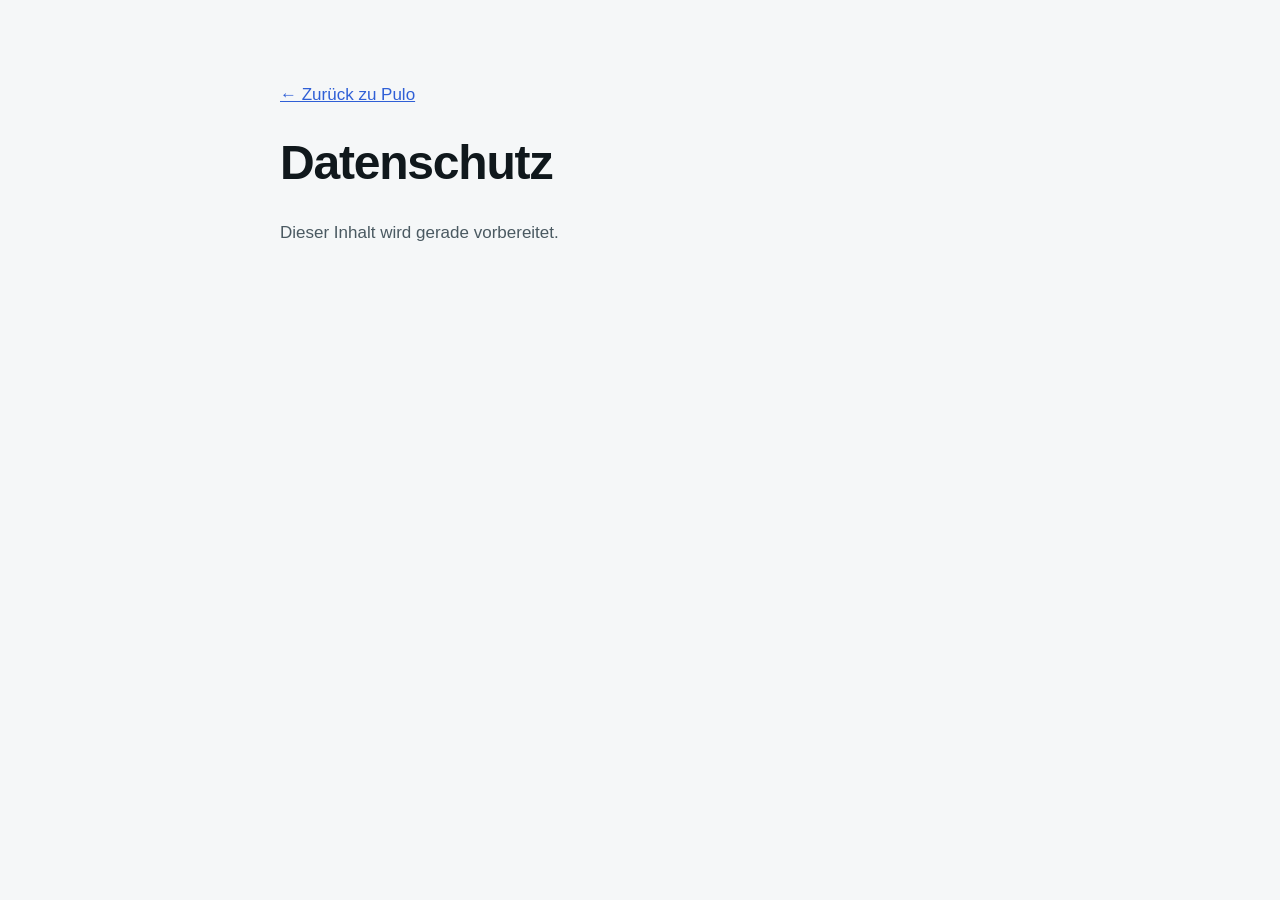
<file: site/datenschutz.html>
<!doctype html>
<html lang="de">
<head>
  <meta charset="utf-8">
  <meta name="viewport" content="width=device-width, initial-scale=1">
  <title>Datenschutz – Pulo</title>
  <meta name="robots" content="noindex">
  <meta name="color-scheme" content="light dark">
  <link rel="icon" href="/favicon.svg" type="image/svg+xml">
  <link rel="icon" href="/favicon-96.png" sizes="96x96" type="image/png">
  <script>try{var m=localStorage.getItem("pulo-theme");if(m==="light"||m==="dark")document.documentElement.dataset.theme=m}catch(e){}</script>
  <style>
    :root { --bg:#f5f7f8; --text:#10181c; --text-2:#4a5961; --accent:#2f5fd6; }
    :root[data-theme="dark"] { color-scheme:dark; --bg:#0b1114; --text:#eef3f4; --text-2:#a3b1b7; --accent:#8fb0ff; }
    @media (prefers-color-scheme: dark) { :root:not([data-theme="light"]) { color-scheme:dark; --bg:#0b1114; --text:#eef3f4; --text-2:#a3b1b7; --accent:#8fb0ff; } }
    body { margin:0; background:var(--bg); color:var(--text); font:17px/1.6 -apple-system, BlinkMacSystemFont, "SF Pro Text", "Helvetica Neue", "Segoe UI", Roboto, Arial, sans-serif; -webkit-font-smoothing:antialiased; }
    main { width:min(720px, 100% - 2.5rem); margin:0 auto; padding:4rem 0; }
    h1 { font-size:clamp(2rem, 5vw, 3rem); letter-spacing:-.025em; margin:0 0 1rem; }
    p { color:var(--text-2); }
    a { color:var(--accent); }
    :focus-visible { outline:3px solid var(--accent); outline-offset:3px; border-radius:6px; }
  </style>
</head>
<body>
  <main>
    <p><a href="./">← Zurück zu Pulo</a></p>
    <h1>Datenschutz</h1>
    <!-- BORAN: Rechtstext für „Datenschutz“ hier einfügen -->
    <p>Dieser Inhalt wird gerade vorbereitet.</p>
  </main>
</body>
</html>
</file>
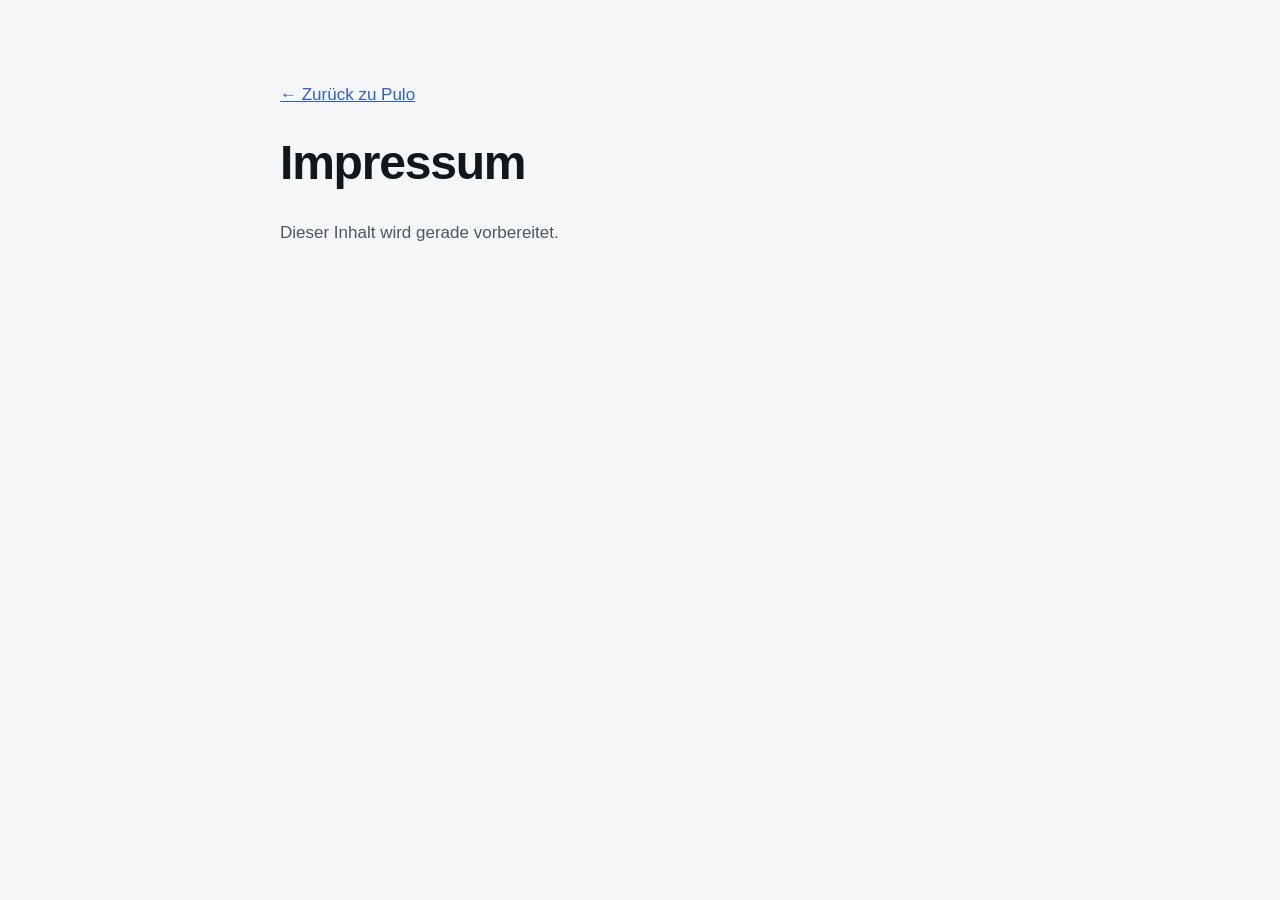
<file: site/impressum.html>
<!doctype html>
<html lang="de">
<head>
  <meta charset="utf-8">
  <meta name="viewport" content="width=device-width, initial-scale=1">
  <title>Impressum – Pulo</title>
  <meta name="robots" content="noindex">
  <meta name="color-scheme" content="light dark">
  <link rel="icon" href="/favicon.svg" type="image/svg+xml">
  <link rel="icon" href="/favicon-96.png" sizes="96x96" type="image/png">
  <script>try{var m=localStorage.getItem("pulo-theme");if(m==="light"||m==="dark")document.documentElement.dataset.theme=m}catch(e){}</script>
  <style>
    :root { --bg:#f5f7f8; --text:#10181c; --text-2:#4a5961; --accent:#2f5fd6; }
    :root[data-theme="dark"] { color-scheme:dark; --bg:#0b1114; --text:#eef3f4; --text-2:#a3b1b7; --accent:#8fb0ff; }
    @media (prefers-color-scheme: dark) { :root:not([data-theme="light"]) { color-scheme:dark; --bg:#0b1114; --text:#eef3f4; --text-2:#a3b1b7; --accent:#8fb0ff; } }
    body { margin:0; background:var(--bg); color:var(--text); font:17px/1.6 -apple-system, BlinkMacSystemFont, "SF Pro Text", "Helvetica Neue", "Segoe UI", Roboto, Arial, sans-serif; -webkit-font-smoothing:antialiased; }
    main { width:min(720px, 100% - 2.5rem); margin:0 auto; padding:4rem 0; }
    h1 { font-size:clamp(2rem, 5vw, 3rem); letter-spacing:-.025em; margin:0 0 1rem; }
    p { color:var(--text-2); }
    a { color:var(--accent); }
    :focus-visible { outline:3px solid var(--accent); outline-offset:3px; border-radius:6px; }
  </style>
</head>
<body>
  <main>
    <p><a href="./">← Zurück zu Pulo</a></p>
    <h1>Impressum</h1>
    <!-- BORAN: Rechtstext für „Impressum“ hier einfügen -->
    <p>Dieser Inhalt wird gerade vorbereitet.</p>
  </main>
</body>
</html>
</file>
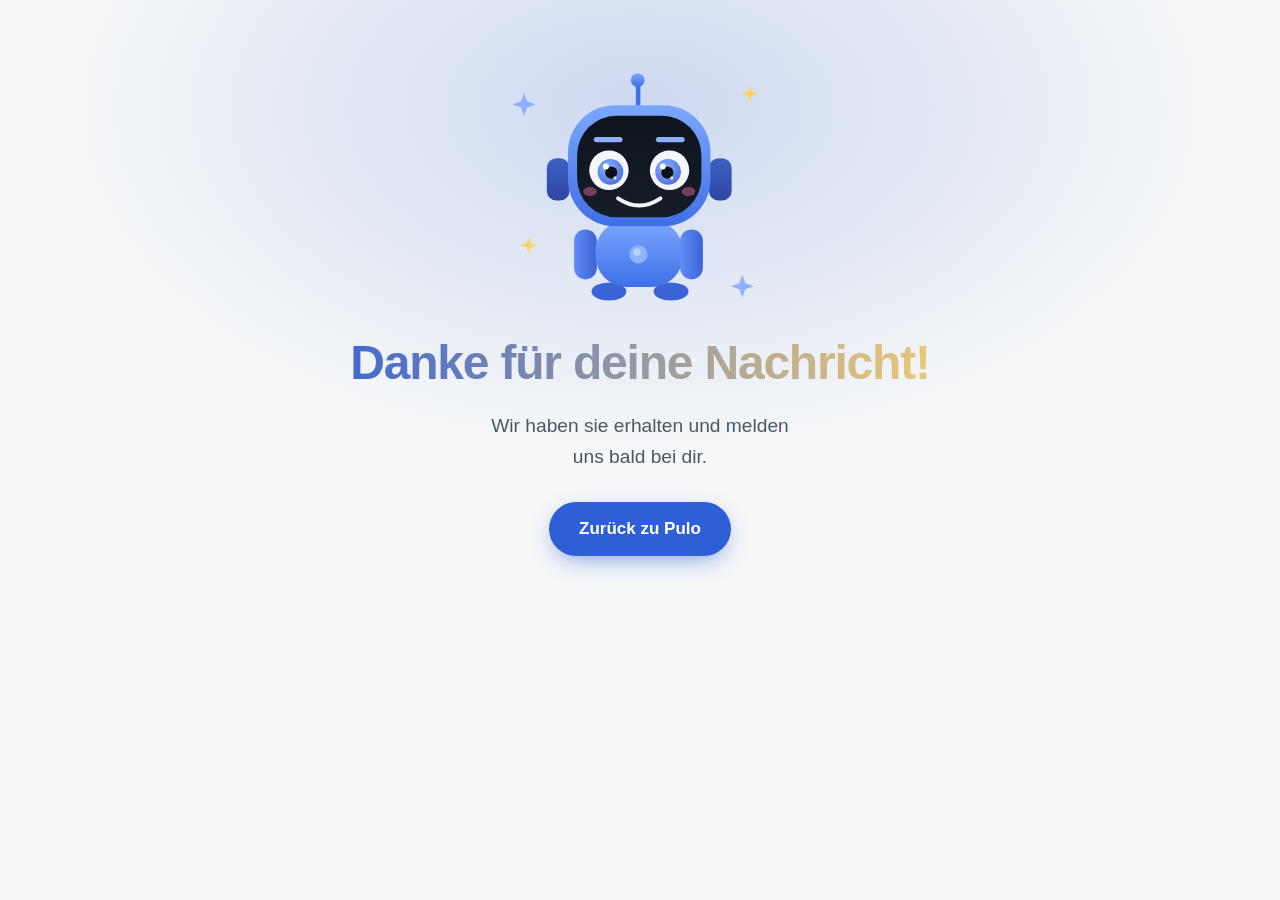
<file: site/kontakt-danke.html>
<!doctype html>
<html lang="de">
<head>
  <meta charset="utf-8">
  <meta name="viewport" content="width=device-width, initial-scale=1">
  <title>Danke – Pulo</title>
  <meta name="robots" content="noindex">
  <meta name="color-scheme" content="light dark">
  <link rel="icon" href="/favicon.svg" type="image/svg+xml">
  <link rel="icon" href="/favicon-96.png" sizes="96x96" type="image/png">
  <script>try{var m=localStorage.getItem("pulo-theme");if(m==="light"||m==="dark")document.documentElement.dataset.theme=m}catch(e){}</script>
  <style>
    :root { --bg:#f5f7f8; --bg-elev:#fff; --text:#10181c; --text-2:#4a5961; --accent:#2f5fd6; --accent-ink:#fff; --line:rgba(16,24,28,.14); }
    :root[data-theme="dark"] { color-scheme:dark; --bg:#0b1114; --bg-elev:#131b1f; --text:#eef3f4; --text-2:#a3b1b7; --accent:#8fb0ff; --accent-ink:#0a1633; --line:rgba(255,255,255,.14); }
    @media (prefers-color-scheme: dark) { :root:not([data-theme="light"]) { color-scheme:dark; --bg:#0b1114; --bg-elev:#131b1f; --text:#eef3f4; --text-2:#a3b1b7; --accent:#8fb0ff; --accent-ink:#0a1633; --line:rgba(255,255,255,.14); } }
    body { margin:0; background:var(--bg); color:var(--text); font:17px/1.6 -apple-system, BlinkMacSystemFont, "SF Pro Text", "Helvetica Neue", "Segoe UI", Roboto, Arial, sans-serif; -webkit-font-smoothing:antialiased; }
    main { width:min(720px, 100% - 2.5rem); margin:0 auto; padding:4rem 0; }
    h1 { font-size:clamp(2rem, 5vw, 3rem); letter-spacing:-.025em; margin:0 0 1rem; }
    p { color:var(--text-2); }
    a { color:var(--accent); }
    :focus-visible { outline:3px solid var(--accent); outline-offset:3px; border-radius:6px; }
    form { display:grid; gap:1.1rem; margin-top:2rem; }
    label { display:block; margin-bottom:.35rem; font-weight:600; font-size:.95rem; color:var(--text); }
    input, select, textarea { width:100%; box-sizing:border-box; min-height:48px; padding:.7rem 1rem; border-radius:14px; border:1px solid var(--line); background:var(--bg-elev); color:var(--text); font:inherit; }
    textarea { min-height:150px; resize:vertical; }
    .hp { position:absolute; left:-9999px; }
    .note { margin:0; font-size:.88rem; }
    button { justify-self:start; min-height:48px; padding:.7rem 1.6rem; border:0; border-radius:999px; background:var(--accent); color:var(--accent-ink); font:inherit; font-weight:600; cursor:pointer; }
    button:hover { filter:brightness(1.08); }

    body { background:radial-gradient(60rem 36rem at 50% 12%, color-mix(in srgb, var(--accent) 20%, transparent), transparent 60%), var(--bg); min-height:100vh; }
    main { text-align:center; padding:2.5rem 0 4rem; }
    .buddy { width:min(250px, 62vw); height:auto; overflow:visible; animation:bob 3.4s ease-in-out infinite; }
    .arm { transform-origin:213px 250px; animation:wave 1.1s ease-in-out infinite; }
    .eyes { transform-origin:144px 162px; animation:blink 5s infinite; }
    .sp { transform-box:fill-box; transform-origin:center; animation:tw 2.4s ease-in-out infinite; }
    h1 { background:linear-gradient(90deg, var(--accent), #ffd36e); -webkit-background-clip:text; background-clip:text; color:transparent; margin:.4rem 0 .6rem; }
    .lead { font-size:1.2rem; margin:0 auto; max-width:30ch; }
    .btn { display:inline-block; margin-top:1.8rem; padding:.85rem 1.9rem; border-radius:999px; background:var(--accent); color:var(--accent-ink); font-weight:700; text-decoration:none; box-shadow:0 8px 24px -8px color-mix(in srgb, var(--accent) 70%, transparent); transition:transform .2s; }
    .btn:hover { transform:translateY(-2px); }
    @keyframes wave { 0%,100% { transform:rotate(-95deg); } 50% { transform:rotate(-140deg); } }
    @keyframes bob { 0%,100% { transform:translateY(0); } 50% { transform:translateY(-8px); } }
    @keyframes blink { 0%,92%,100% { transform:scaleY(1); } 95% { transform:scaleY(.08); } }
    @keyframes tw { 0%,100% { opacity:.25; transform:scale(.7); } 50% { opacity:1; transform:scale(1.1); } }
    @media (prefers-reduced-motion: reduce) { .buddy, .arm, .eyes, .sp { animation:none; } .sp { opacity:1; } .arm { transform:rotate(-115deg); } }
  </style>
</head>
<body>
  <main>
    <svg class="buddy" viewBox="-20 -10 330 357" role="img" aria-label="Pulo winkt dir zu">
      <defs>
        <linearGradient id="b1" x1="0" y1="0" x2="0" y2="1"><stop offset="0" stop-color="#7aa8ff"/><stop offset="1" stop-color="#3f6fe6"/></linearGradient>
        <linearGradient id="b2" x1="0" y1="0" x2="1" y2="0"><stop offset="0" stop-color="#5f8df5"/><stop offset="1" stop-color="#3a63d6"/></linearGradient>
        <linearGradient id="b3" x1="0" y1="0" x2="0" y2="1"><stop offset="0" stop-color="#3d5fc4"/><stop offset="1" stop-color="#2c479f"/></linearGradient>
        <linearGradient id="b4" x1="0" y1="0" x2="0" y2="1"><stop offset="0" stop-color="#0e141c"/><stop offset="1" stop-color="#171d28"/></linearGradient>
        <radialGradient id="b5" cx=".4" cy=".35" r=".8"><stop offset="0" stop-color="#8fb0ff"/><stop offset="1" stop-color="#3f68d8"/></radialGradient>
      </defs>
      <g class="sp" style="animation-delay:0s"><path d="M-8 60l4 11 11 4-11 4-4 11-4-11-11-4 11-4z" fill="#8fb0ff"/></g>
      <g class="sp" style="animation-delay:.8s"><path d="M290 50l3 8 8 3-8 3-3 8-3-8-8-3 8-3z" fill="#ffd36e"/></g>
      <g class="sp" style="animation-delay:1.5s"><path d="M-2 250l3 8 8 3-8 3-3 8-3-8-8-3 8-3z" fill="#ffd36e"/></g>
      <g class="sp" style="animation-delay:.4s"><path d="M280 300l4 11 11 4-11 4-4 11-4-11-11-4 11-4z" fill="#8fb0ff"/></g>
      <rect x="139.5" y="48" width="6" height="36" rx="3" fill="#3f6fe6"/>
      <circle class="tip" cx="142" cy="43" r="9" fill="url(#b1)"/>
      <rect x="22" y="146" width="30" height="56" rx="13" fill="url(#b3)"/>
      <rect x="236" y="146" width="30" height="56" rx="13" fill="url(#b3)"/>
      <ellipse cx="104" cy="322" rx="23" ry="12" fill="#3a63d6"/><ellipse cx="186" cy="322" rx="23" ry="12" fill="#3a63d6"/>
      <rect x="58" y="240" width="30" height="66" rx="15" fill="url(#b2)"/>
      <rect x="86" y="228" width="116" height="88" rx="42" fill="url(#b1)"/>
      <circle cx="143" cy="273" r="12" fill="#8db3ff"/><circle cx="141" cy="270" r="5" fill="#c4d8ff" opacity=".8"/>
      <g class="arm"><rect x="198" y="240" width="30" height="66" rx="15" fill="url(#b2)"/></g>
      <rect x="50" y="76" width="188" height="160" rx="62" fill="url(#b1)"/>
      <rect x="62" y="90" width="164" height="134" rx="52" fill="url(#b4)"/>
      <rect x="84" y="118" width="38" height="7" rx="3.5" fill="#8fb0ff"/><rect x="166" y="118" width="38" height="7" rx="3.5" fill="#8fb0ff"/>
      <g class="eyes">
        <circle cx="104" cy="162" r="26" fill="#f4f7ff"/><circle cx="106" cy="164" r="17" fill="url(#b5)"/><circle cx="107" cy="165" r="8" fill="#0c1118"/><circle cx="100" cy="157" r="4" fill="#fff"/><circle cx="112" cy="172" r="2" fill="#fff" opacity=".8"/>
        <circle cx="184" cy="162" r="26" fill="#f4f7ff"/><circle cx="182" cy="164" r="17" fill="url(#b5)"/><circle cx="181" cy="165" r="8" fill="#0c1118"/><circle cx="175" cy="157" r="4" fill="#fff"/><circle cx="187" cy="172" r="2" fill="#fff" opacity=".8"/>
      </g>
      <ellipse cx="79" cy="190" rx="9" ry="6" fill="#ff7aa8" opacity=".4"/><ellipse cx="209" cy="190" rx="9" ry="6" fill="#ff7aa8" opacity=".4"/>
      <path d="M116 199 Q144 218 172 199" fill="none" stroke="#f4f7ff" stroke-width="5" stroke-linecap="round"/>
    </svg>
    <h1>Danke für deine Nachricht!</h1>
    <p class="lead">Wir haben sie erhalten und melden uns bald bei dir.</p>
    <a class="btn" href="/">Zurück zu Pulo</a>
  </main>
</body>
</html>
</file>
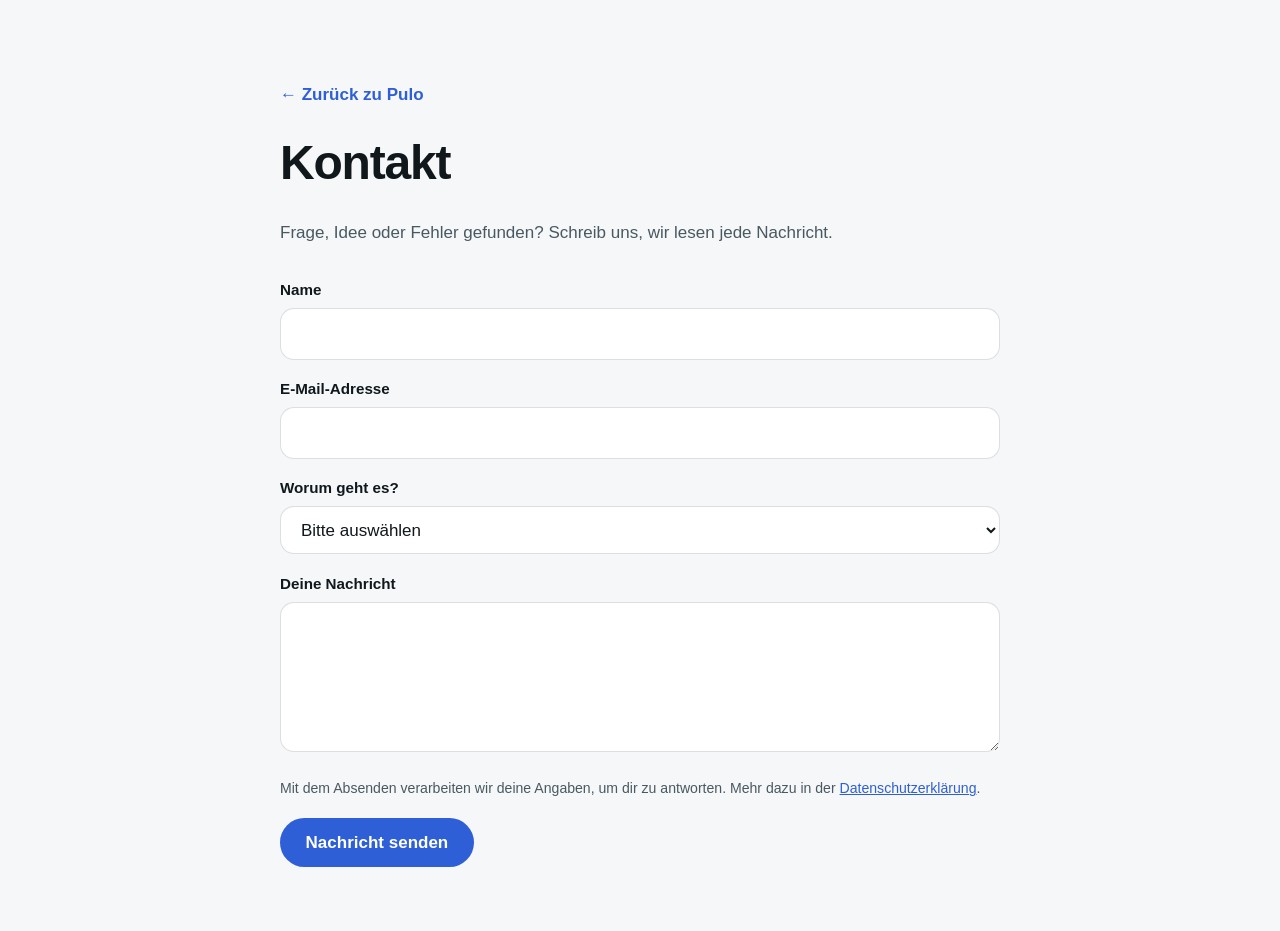
<file: site/kontakt.html>
<!doctype html>
<html lang="de">
<head>
  <meta charset="utf-8">
  <meta name="viewport" content="width=device-width, initial-scale=1">
  <title>Kontakt – Pulo</title>
  <meta name="robots" content="noindex">
  <meta name="color-scheme" content="light dark">
  <link rel="icon" href="/favicon.svg" type="image/svg+xml">
  <link rel="icon" href="/favicon-96.png" sizes="96x96" type="image/png">
  <script>try{var m=localStorage.getItem("pulo-theme");if(m==="light"||m==="dark")document.documentElement.dataset.theme=m}catch(e){}</script>
  <style>
    :root { --bg:#f5f7f8; --bg-elev:#fff; --text:#10181c; --text-2:#4a5961; --accent:#2f5fd6; --accent-ink:#fff; --line:rgba(16,24,28,.14); }
    :root[data-theme="dark"] { color-scheme:dark; --bg:#0b1114; --bg-elev:#131b1f; --text:#eef3f4; --text-2:#a3b1b7; --accent:#8fb0ff; --accent-ink:#0a1633; --line:rgba(255,255,255,.14); }
    @media (prefers-color-scheme: dark) { :root:not([data-theme="light"]) { color-scheme:dark; --bg:#0b1114; --bg-elev:#131b1f; --text:#eef3f4; --text-2:#a3b1b7; --accent:#8fb0ff; --accent-ink:#0a1633; --line:rgba(255,255,255,.14); } }
    body { margin:0; background:var(--bg); color:var(--text); font:17px/1.6 -apple-system, BlinkMacSystemFont, "SF Pro Text", "Helvetica Neue", "Segoe UI", Roboto, Arial, sans-serif; -webkit-font-smoothing:antialiased; }
    main { width:min(720px, 100% - 2.5rem); margin:0 auto; padding:4rem 0; }
    h1 { font-size:clamp(2rem, 5vw, 3rem); letter-spacing:-.025em; margin:0 0 1rem; }
    p { color:var(--text-2); }
    a { color:var(--accent); }
    :focus-visible { outline:3px solid var(--accent); outline-offset:3px; border-radius:6px; }
    form { display:grid; gap:1.1rem; margin-top:2rem; }
    label { display:block; margin-bottom:.35rem; font-weight:600; font-size:.95rem; color:var(--text); }
    input, select, textarea { width:100%; box-sizing:border-box; min-height:48px; padding:.7rem 1rem; border-radius:14px; border:1px solid var(--line); background:var(--bg-elev); color:var(--text); font:inherit; }
    textarea { min-height:150px; resize:vertical; }
    .hp { position:absolute; left:-9999px; }
    .note { margin:0; font-size:.88rem; }
    button { justify-self:start; min-height:48px; padding:.7rem 1.6rem; border:0; border-radius:999px; background:var(--accent); color:var(--accent-ink); font:inherit; font-weight:600; cursor:pointer; }
    button:hover { filter:brightness(1.08); }
    .back { text-decoration:none; font-weight:600; }
  </style>
</head>
<body>
  <main>
    <p><a class="back" href="/">← Zurück zu Pulo</a></p>
    <h1>Kontakt</h1>
    <p>Frage, Idee oder Fehler gefunden? Schreib uns, wir lesen jede Nachricht.</p>
    <form name="kontaktformular" method="POST" action="/kontakt-danke" data-netlify="true" netlify-honeypot="bot-field">
      <input type="hidden" name="form-name" value="kontaktformular">
      <input type="hidden" name="sprache" value="de">
      <p class="hp" aria-hidden="true"><label>Nicht ausfüllen: <input name="bot-field" tabindex="-1" autocomplete="off"></label></p>
      <div><label for="name">Name</label><input id="name" name="name" autocomplete="name" maxlength="100" required></div>
      <div><label for="email">E-Mail-Adresse</label><input type="email" id="email" name="email" autocomplete="email" maxlength="200" required></div>
      <div>
        <label for="anliegen">Worum geht es?</label>
        <select id="anliegen" name="anliegen" required>
          <option value="" disabled selected>Bitte auswählen</option>
          <option value="Frage zu Pulo">Frage zu Pulo</option>
          <option value="Fehler melden">Fehler melden</option>
          <option value="Idee oder Funktionswunsch">Idee oder Funktionswunsch</option>
          <option value="Pro und Kauf">Pro und Kauf</option>
          <option value="Windows-Version">Windows-Version</option>
          <option value="Sonstiges">Sonstiges</option>
        </select>
      </div>
      <div><label for="nachricht">Deine Nachricht</label><textarea id="nachricht" name="nachricht" maxlength="3000" required></textarea></div>
      <p class="note">Mit dem Absenden verarbeiten wir deine Angaben, um dir zu antworten. Mehr dazu in der <a href="/datenschutz">Datenschutzerklärung</a>.</p>
      <button type="submit">Nachricht senden</button>
    </form>
  </main>
</body>
</html>
</file>
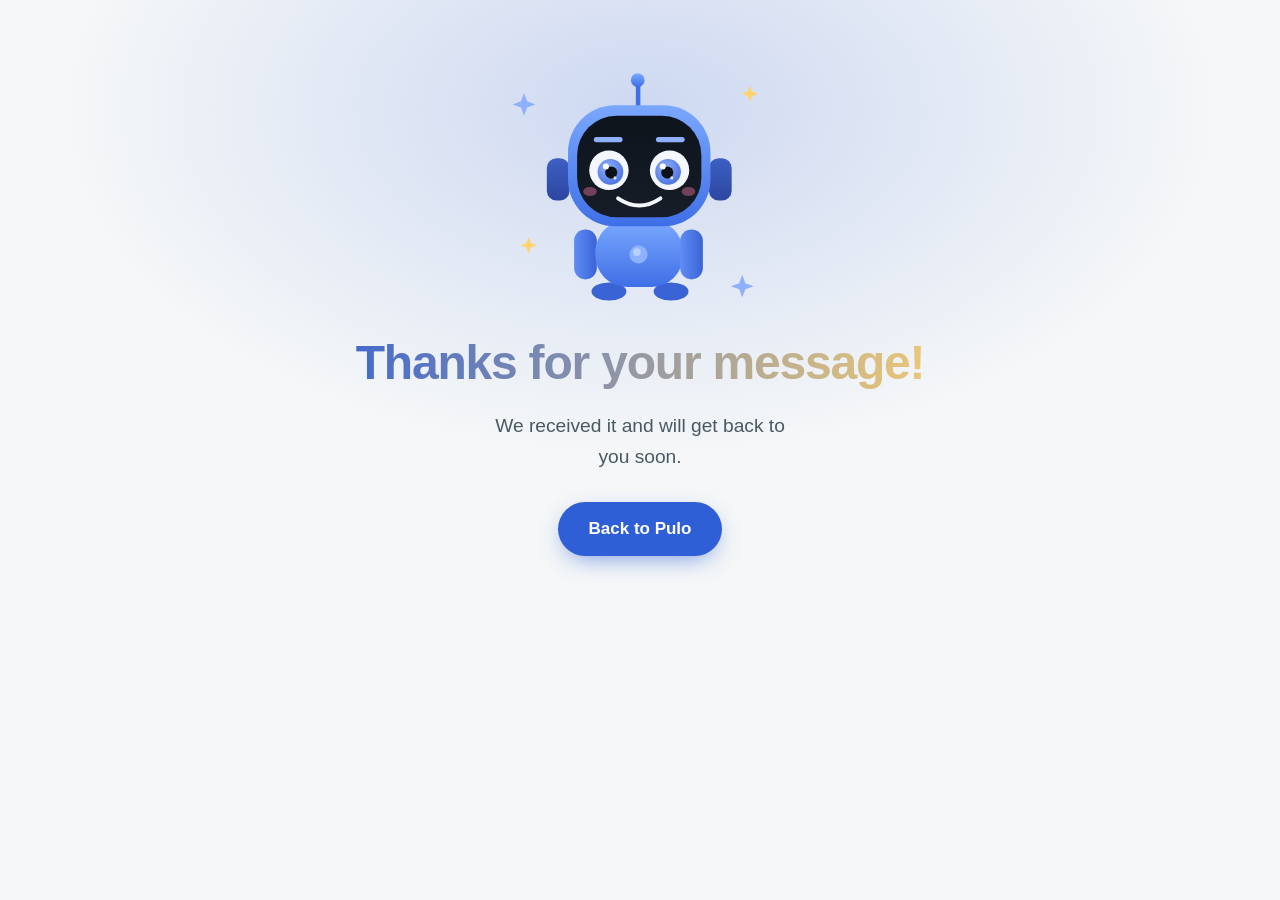
<file: site/en/contact-thanks.html>
<!doctype html>
<html lang="en">
<head>
  <meta charset="utf-8">
  <meta name="viewport" content="width=device-width, initial-scale=1">
  <title>Thanks – Pulo</title>
  <meta name="robots" content="noindex">
  <meta name="color-scheme" content="light dark">
  <link rel="icon" href="/favicon.svg" type="image/svg+xml">
  <link rel="icon" href="/favicon-96.png" sizes="96x96" type="image/png">
  <script>try{var m=localStorage.getItem("pulo-theme");if(m==="light"||m==="dark")document.documentElement.dataset.theme=m}catch(e){}</script>
  <style>
    :root { --bg:#f5f7f8; --bg-elev:#fff; --text:#10181c; --text-2:#4a5961; --accent:#2f5fd6; --accent-ink:#fff; --line:rgba(16,24,28,.14); }
    :root[data-theme="dark"] { color-scheme:dark; --bg:#0b1114; --bg-elev:#131b1f; --text:#eef3f4; --text-2:#a3b1b7; --accent:#8fb0ff; --accent-ink:#0a1633; --line:rgba(255,255,255,.14); }
    @media (prefers-color-scheme: dark) { :root:not([data-theme="light"]) { color-scheme:dark; --bg:#0b1114; --bg-elev:#131b1f; --text:#eef3f4; --text-2:#a3b1b7; --accent:#8fb0ff; --accent-ink:#0a1633; --line:rgba(255,255,255,.14); } }
    body { margin:0; background:var(--bg); color:var(--text); font:17px/1.6 -apple-system, BlinkMacSystemFont, "SF Pro Text", "Helvetica Neue", "Segoe UI", Roboto, Arial, sans-serif; -webkit-font-smoothing:antialiased; }
    main { width:min(720px, 100% - 2.5rem); margin:0 auto; padding:4rem 0; }
    h1 { font-size:clamp(2rem, 5vw, 3rem); letter-spacing:-.025em; margin:0 0 1rem; }
    p { color:var(--text-2); }
    a { color:var(--accent); }
    :focus-visible { outline:3px solid var(--accent); outline-offset:3px; border-radius:6px; }
    form { display:grid; gap:1.1rem; margin-top:2rem; }
    label { display:block; margin-bottom:.35rem; font-weight:600; font-size:.95rem; color:var(--text); }
    input, select, textarea { width:100%; box-sizing:border-box; min-height:48px; padding:.7rem 1rem; border-radius:14px; border:1px solid var(--line); background:var(--bg-elev); color:var(--text); font:inherit; }
    textarea { min-height:150px; resize:vertical; }
    .hp { position:absolute; left:-9999px; }
    .note { margin:0; font-size:.88rem; }
    button { justify-self:start; min-height:48px; padding:.7rem 1.6rem; border:0; border-radius:999px; background:var(--accent); color:var(--accent-ink); font:inherit; font-weight:600; cursor:pointer; }
    button:hover { filter:brightness(1.08); }

    body { background:radial-gradient(60rem 36rem at 50% 12%, color-mix(in srgb, var(--accent) 20%, transparent), transparent 60%), var(--bg); min-height:100vh; }
    main { text-align:center; padding:2.5rem 0 4rem; }
    .buddy { width:min(250px, 62vw); height:auto; overflow:visible; animation:bob 3.4s ease-in-out infinite; }
    .arm { transform-origin:213px 250px; animation:wave 1.1s ease-in-out infinite; }
    .eyes { transform-origin:144px 162px; animation:blink 5s infinite; }
    .sp { transform-box:fill-box; transform-origin:center; animation:tw 2.4s ease-in-out infinite; }
    h1 { background:linear-gradient(90deg, var(--accent), #ffd36e); -webkit-background-clip:text; background-clip:text; color:transparent; margin:.4rem 0 .6rem; }
    .lead { font-size:1.2rem; margin:0 auto; max-width:30ch; }
    .btn { display:inline-block; margin-top:1.8rem; padding:.85rem 1.9rem; border-radius:999px; background:var(--accent); color:var(--accent-ink); font-weight:700; text-decoration:none; box-shadow:0 8px 24px -8px color-mix(in srgb, var(--accent) 70%, transparent); transition:transform .2s; }
    .btn:hover { transform:translateY(-2px); }
    @keyframes wave { 0%,100% { transform:rotate(-95deg); } 50% { transform:rotate(-140deg); } }
    @keyframes bob { 0%,100% { transform:translateY(0); } 50% { transform:translateY(-8px); } }
    @keyframes blink { 0%,92%,100% { transform:scaleY(1); } 95% { transform:scaleY(.08); } }
    @keyframes tw { 0%,100% { opacity:.25; transform:scale(.7); } 50% { opacity:1; transform:scale(1.1); } }
    @media (prefers-reduced-motion: reduce) { .buddy, .arm, .eyes, .sp { animation:none; } .sp { opacity:1; } .arm { transform:rotate(-115deg); } }
  </style>
</head>
<body>
  <main>
    <svg class="buddy" viewBox="-20 -10 330 357" role="img" aria-label="Pulo waves at you">
      <defs>
        <linearGradient id="b1" x1="0" y1="0" x2="0" y2="1"><stop offset="0" stop-color="#7aa8ff"/><stop offset="1" stop-color="#3f6fe6"/></linearGradient>
        <linearGradient id="b2" x1="0" y1="0" x2="1" y2="0"><stop offset="0" stop-color="#5f8df5"/><stop offset="1" stop-color="#3a63d6"/></linearGradient>
        <linearGradient id="b3" x1="0" y1="0" x2="0" y2="1"><stop offset="0" stop-color="#3d5fc4"/><stop offset="1" stop-color="#2c479f"/></linearGradient>
        <linearGradient id="b4" x1="0" y1="0" x2="0" y2="1"><stop offset="0" stop-color="#0e141c"/><stop offset="1" stop-color="#171d28"/></linearGradient>
        <radialGradient id="b5" cx=".4" cy=".35" r=".8"><stop offset="0" stop-color="#8fb0ff"/><stop offset="1" stop-color="#3f68d8"/></radialGradient>
      </defs>
      <g class="sp" style="animation-delay:0s"><path d="M-8 60l4 11 11 4-11 4-4 11-4-11-11-4 11-4z" fill="#8fb0ff"/></g>
      <g class="sp" style="animation-delay:.8s"><path d="M290 50l3 8 8 3-8 3-3 8-3-8-8-3 8-3z" fill="#ffd36e"/></g>
      <g class="sp" style="animation-delay:1.5s"><path d="M-2 250l3 8 8 3-8 3-3 8-3-8-8-3 8-3z" fill="#ffd36e"/></g>
      <g class="sp" style="animation-delay:.4s"><path d="M280 300l4 11 11 4-11 4-4 11-4-11-11-4 11-4z" fill="#8fb0ff"/></g>
      <rect x="139.5" y="48" width="6" height="36" rx="3" fill="#3f6fe6"/>
      <circle class="tip" cx="142" cy="43" r="9" fill="url(#b1)"/>
      <rect x="22" y="146" width="30" height="56" rx="13" fill="url(#b3)"/>
      <rect x="236" y="146" width="30" height="56" rx="13" fill="url(#b3)"/>
      <ellipse cx="104" cy="322" rx="23" ry="12" fill="#3a63d6"/><ellipse cx="186" cy="322" rx="23" ry="12" fill="#3a63d6"/>
      <rect x="58" y="240" width="30" height="66" rx="15" fill="url(#b2)"/>
      <rect x="86" y="228" width="116" height="88" rx="42" fill="url(#b1)"/>
      <circle cx="143" cy="273" r="12" fill="#8db3ff"/><circle cx="141" cy="270" r="5" fill="#c4d8ff" opacity=".8"/>
      <g class="arm"><rect x="198" y="240" width="30" height="66" rx="15" fill="url(#b2)"/></g>
      <rect x="50" y="76" width="188" height="160" rx="62" fill="url(#b1)"/>
      <rect x="62" y="90" width="164" height="134" rx="52" fill="url(#b4)"/>
      <rect x="84" y="118" width="38" height="7" rx="3.5" fill="#8fb0ff"/><rect x="166" y="118" width="38" height="7" rx="3.5" fill="#8fb0ff"/>
      <g class="eyes">
        <circle cx="104" cy="162" r="26" fill="#f4f7ff"/><circle cx="106" cy="164" r="17" fill="url(#b5)"/><circle cx="107" cy="165" r="8" fill="#0c1118"/><circle cx="100" cy="157" r="4" fill="#fff"/><circle cx="112" cy="172" r="2" fill="#fff" opacity=".8"/>
        <circle cx="184" cy="162" r="26" fill="#f4f7ff"/><circle cx="182" cy="164" r="17" fill="url(#b5)"/><circle cx="181" cy="165" r="8" fill="#0c1118"/><circle cx="175" cy="157" r="4" fill="#fff"/><circle cx="187" cy="172" r="2" fill="#fff" opacity=".8"/>
      </g>
      <ellipse cx="79" cy="190" rx="9" ry="6" fill="#ff7aa8" opacity=".4"/><ellipse cx="209" cy="190" rx="9" ry="6" fill="#ff7aa8" opacity=".4"/>
      <path d="M116 199 Q144 218 172 199" fill="none" stroke="#f4f7ff" stroke-width="5" stroke-linecap="round"/>
    </svg>
    <h1>Thanks for your message!</h1>
    <p class="lead">We received it and will get back to you soon.</p>
    <a class="btn" href="/en/">Back to Pulo</a>
  </main>
</body>
</html>
</file>
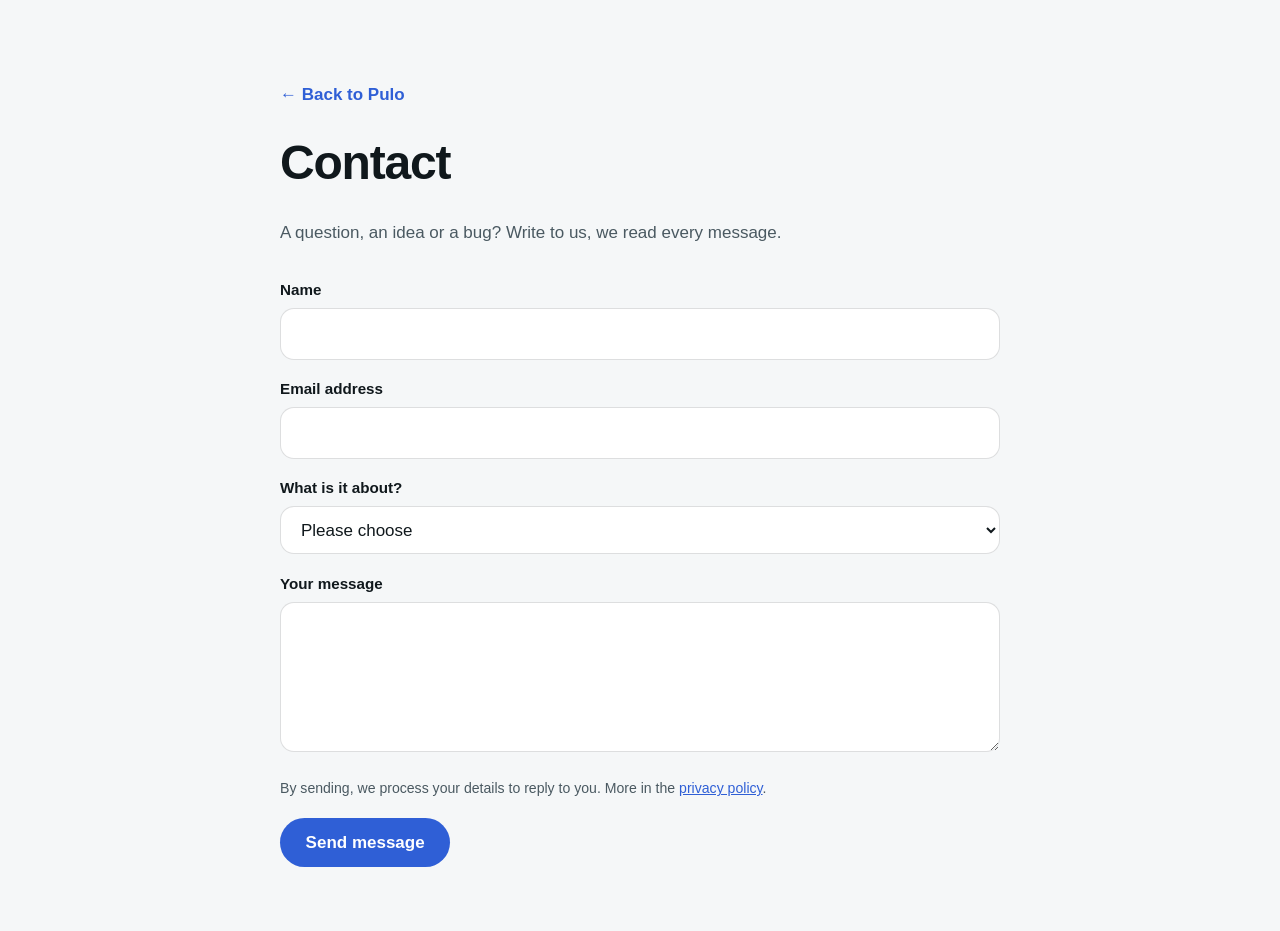
<file: site/en/contact.html>
<!doctype html>
<html lang="en">
<head>
  <meta charset="utf-8">
  <meta name="viewport" content="width=device-width, initial-scale=1">
  <title>Contact – Pulo</title>
  <meta name="robots" content="noindex">
  <meta name="color-scheme" content="light dark">
  <link rel="icon" href="/favicon.svg" type="image/svg+xml">
  <link rel="icon" href="/favicon-96.png" sizes="96x96" type="image/png">
  <script>try{var m=localStorage.getItem("pulo-theme");if(m==="light"||m==="dark")document.documentElement.dataset.theme=m}catch(e){}</script>
  <style>
    :root { --bg:#f5f7f8; --bg-elev:#fff; --text:#10181c; --text-2:#4a5961; --accent:#2f5fd6; --accent-ink:#fff; --line:rgba(16,24,28,.14); }
    :root[data-theme="dark"] { color-scheme:dark; --bg:#0b1114; --bg-elev:#131b1f; --text:#eef3f4; --text-2:#a3b1b7; --accent:#8fb0ff; --accent-ink:#0a1633; --line:rgba(255,255,255,.14); }
    @media (prefers-color-scheme: dark) { :root:not([data-theme="light"]) { color-scheme:dark; --bg:#0b1114; --bg-elev:#131b1f; --text:#eef3f4; --text-2:#a3b1b7; --accent:#8fb0ff; --accent-ink:#0a1633; --line:rgba(255,255,255,.14); } }
    body { margin:0; background:var(--bg); color:var(--text); font:17px/1.6 -apple-system, BlinkMacSystemFont, "SF Pro Text", "Helvetica Neue", "Segoe UI", Roboto, Arial, sans-serif; -webkit-font-smoothing:antialiased; }
    main { width:min(720px, 100% - 2.5rem); margin:0 auto; padding:4rem 0; }
    h1 { font-size:clamp(2rem, 5vw, 3rem); letter-spacing:-.025em; margin:0 0 1rem; }
    p { color:var(--text-2); }
    a { color:var(--accent); }
    :focus-visible { outline:3px solid var(--accent); outline-offset:3px; border-radius:6px; }
    form { display:grid; gap:1.1rem; margin-top:2rem; }
    label { display:block; margin-bottom:.35rem; font-weight:600; font-size:.95rem; color:var(--text); }
    input, select, textarea { width:100%; box-sizing:border-box; min-height:48px; padding:.7rem 1rem; border-radius:14px; border:1px solid var(--line); background:var(--bg-elev); color:var(--text); font:inherit; }
    textarea { min-height:150px; resize:vertical; }
    .hp { position:absolute; left:-9999px; }
    .note { margin:0; font-size:.88rem; }
    button { justify-self:start; min-height:48px; padding:.7rem 1.6rem; border:0; border-radius:999px; background:var(--accent); color:var(--accent-ink); font:inherit; font-weight:600; cursor:pointer; }
    button:hover { filter:brightness(1.08); }
    .back { text-decoration:none; font-weight:600; }
  </style>
</head>
<body>
  <main>
    <p><a class="back" href="/en/">← Back to Pulo</a></p>
    <h1>Contact</h1>
    <p>A question, an idea or a bug? Write to us, we read every message.</p>
    <form name="kontaktformular" method="POST" action="/en/contact-thanks" data-netlify="true" netlify-honeypot="bot-field">
      <input type="hidden" name="form-name" value="kontaktformular">
      <input type="hidden" name="sprache" value="en">
      <p class="hp" aria-hidden="true"><label>Do not fill in: <input name="bot-field" tabindex="-1" autocomplete="off"></label></p>
      <div><label for="name">Name</label><input id="name" name="name" autocomplete="name" maxlength="100" required></div>
      <div><label for="email">Email address</label><input type="email" id="email" name="email" autocomplete="email" maxlength="200" required></div>
      <div>
        <label for="anliegen">What is it about?</label>
        <select id="anliegen" name="anliegen" required>
          <option value="" disabled selected>Please choose</option>
          <option value="Question about Pulo">Question about Pulo</option>
          <option value="Report a bug">Report a bug</option>
          <option value="Idea or feature request">Idea or feature request</option>
          <option value="Pro and purchase">Pro and purchase</option>
          <option value="Windows version">Windows version</option>
          <option value="Other">Other</option>
        </select>
      </div>
      <div><label for="nachricht">Your message</label><textarea id="nachricht" name="nachricht" maxlength="3000" required></textarea></div>
      <p class="note">By sending, we process your details to reply to you. More in the <a href="/datenschutz">privacy policy</a>.</p>
      <button type="submit">Send message</button>
    </form>
  </main>
</body>
</html>
</file>
